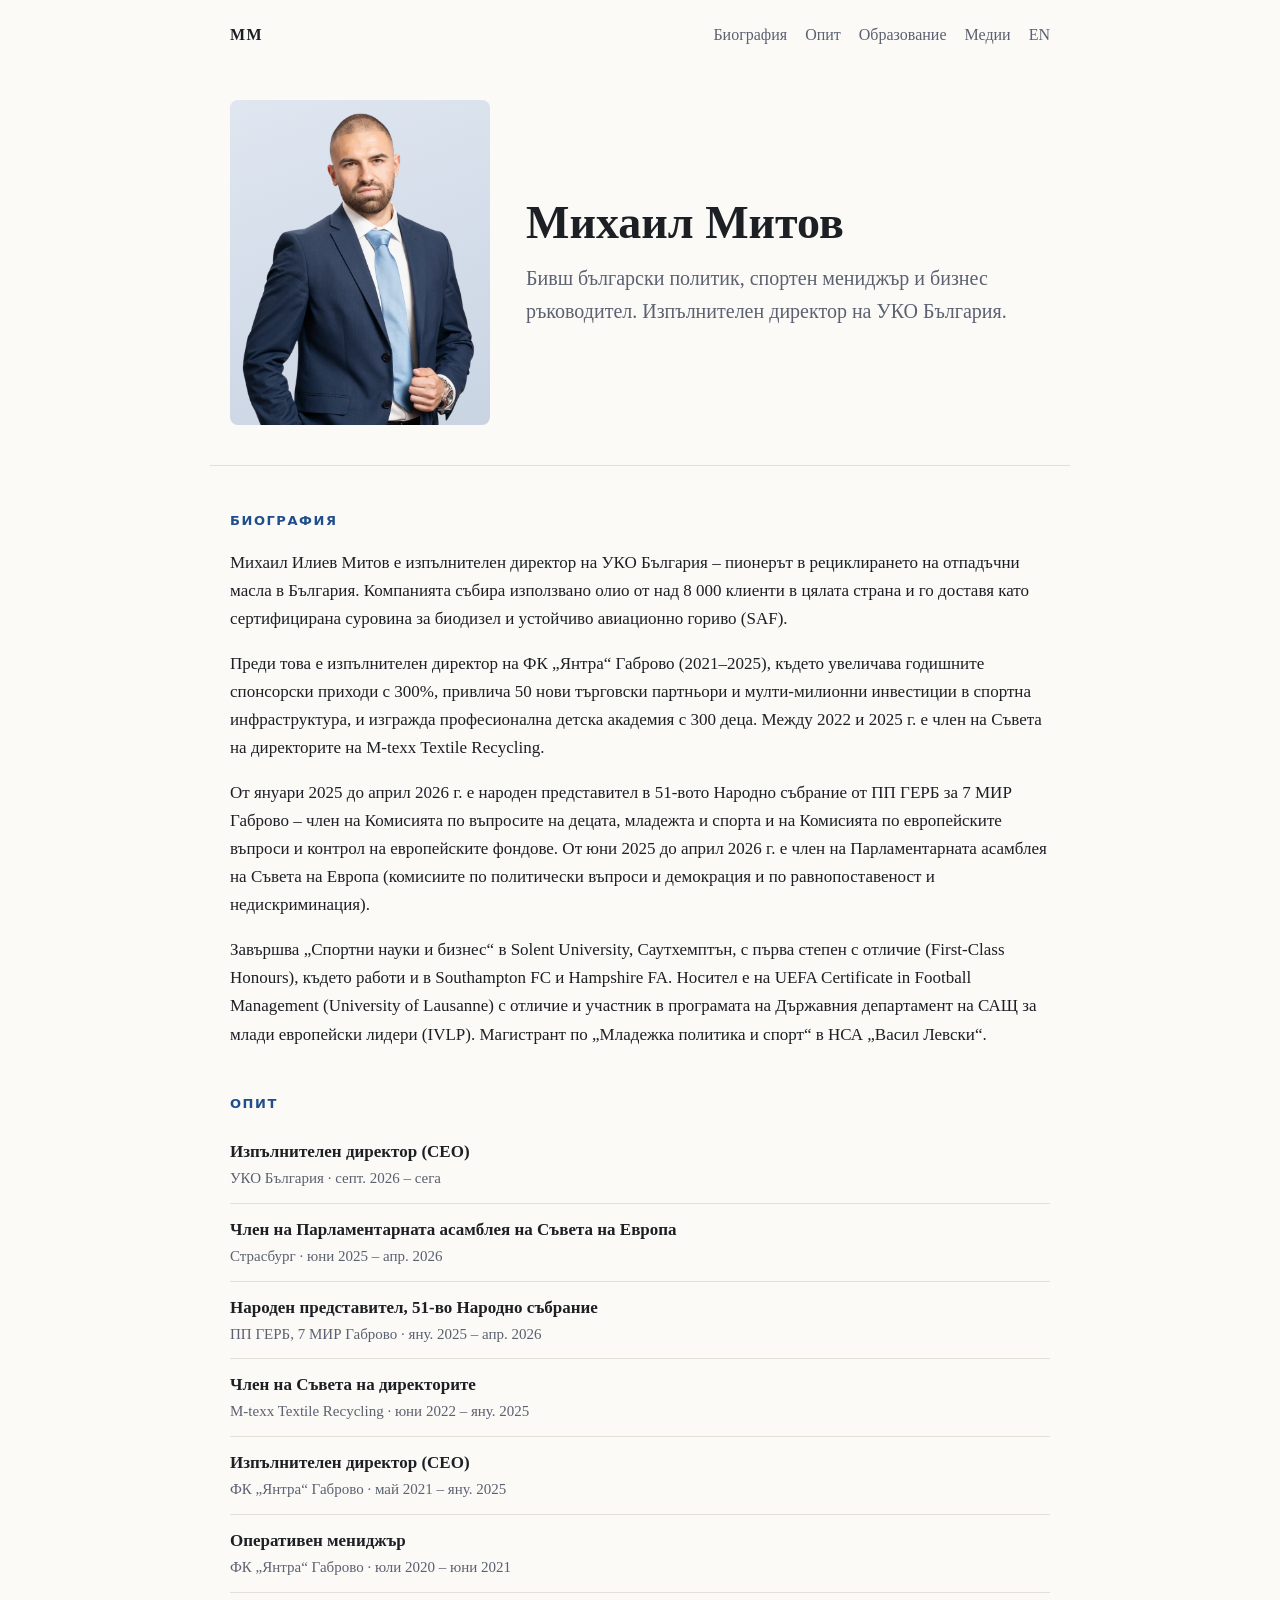
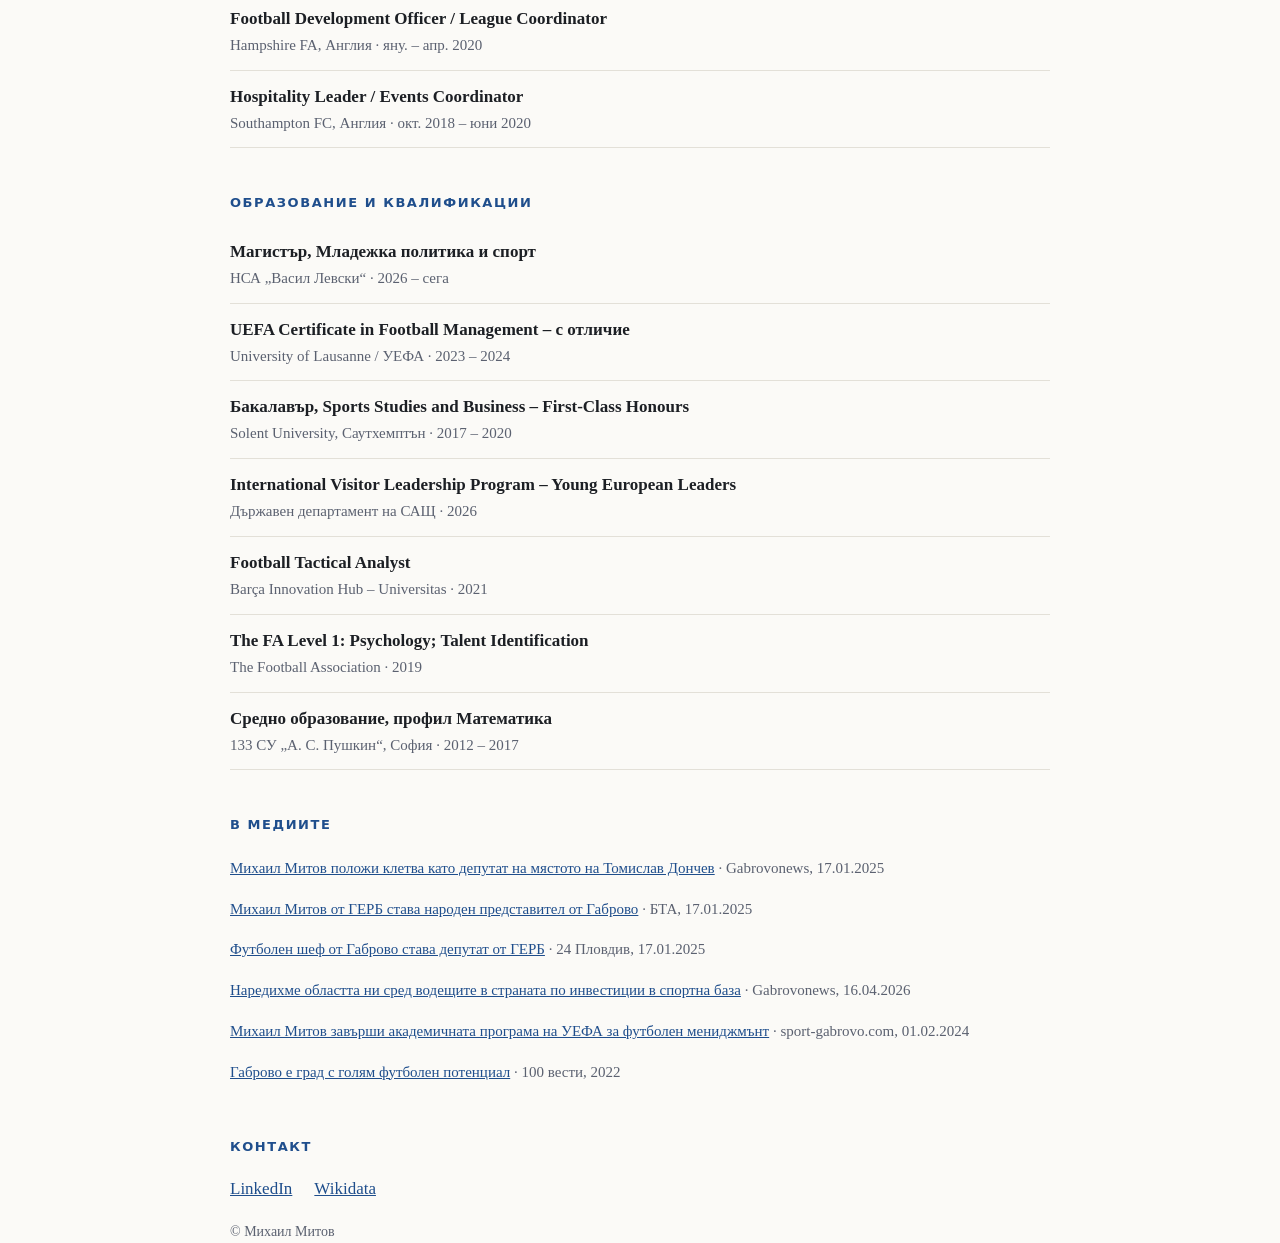
<file: index.html>
<!doctype html>
<html lang="bg">
<head>
<meta charset="utf-8">
<meta name="viewport" content="width=device-width, initial-scale=1">
<meta name="google-site-verification" content="TqFkczmR7O5MOPKGAMdMdrlTb6hN_6-Y9lif3HZ1L48" />
<title>Михаил Митов | Mihail Mitov</title>
<meta name="description" content="Михаил Илиев Митов – бивш български политик, спортен мениджър и бизнес ръководител; изпълнителен директор на УКО България, бивш народен представител в 51-вото Народно събрание и член на ПАСЕ, бивш изпълнителен директор на ФК „Янтра“ Габрово.">
<link rel="canonical" href="https://mihailmitovv-code.github.io/">
<link rel="alternate" hreflang="bg" href="https://mihailmitovv-code.github.io/">
<link rel="alternate" hreflang="en" href="https://mihailmitovv-code.github.io/en.html">
<meta property="og:type" content="profile">
<meta property="og:title" content="Михаил Митов">
<meta property="og:description" content="Бивш български политик, спортен мениджър и бизнес ръководител. Изпълнителен директор на УКО България.">
<meta property="og:image" content="https://mihailmitovv-code.github.io/mihail-mitov.jpg">
<meta property="og:url" content="https://mihailmitovv-code.github.io/">
<link rel="stylesheet" href="style.css">
<script type="application/ld+json">
{
  "@context": "https://schema.org",
  "@type": "ProfilePage",
  "url": "https://mihailmitovv-code.github.io/",
  "inLanguage": "bg",
  "mainEntity": {
    "@type": "Person",
    "@id": "https://mihailmitovv-code.github.io/#person",
    "name": "Михаил Митов",
    "alternateName": [
      "Михаил Илиев Митов",
      "Mihail Mitov",
      "Mihail Iliev Mitov"
    ],
    "givenName": "Михаил",
    "additionalName": "Илиев",
    "familyName": "Митов",
    "url": "https://mihailmitovv-code.github.io/",
    "image": [
      "https://mihailmitovv-code.github.io/mihail-mitov.jpg",
      "https://mihailmitovv-code.github.io/mihail-mitov-square.jpg"
    ],
    "description": "Бивш български политик, спортен мениджър и бизнес ръководител; изпълнителен директор на УКО България, бивш народен представител в 51-вото Народно събрание и член на Парламентарната асамблея на Съвета на Европа.",
    "nationality": {
      "@type": "Country",
      "name": "Bulgaria"
    },
    "homeLocation": {
      "@type": "Place",
      "name": "Габрово, България"
    },
    "jobTitle": "Изпълнителен директор (CEO)",
    "worksFor": {
      "@type": "Organization",
      "name": "УКО България",
      "alternateName": "UCO Bulgaria"
    },
    "memberOf": {
      "@type": "PoliticalParty",
      "name": "ГЕРБ"
    },
    "alumniOf": [
      {
        "@type": "CollegeOrUniversity",
        "name": "Solent University",
        "sameAs": "https://www.solent.ac.uk/"
      },
      {
        "@type": "CollegeOrUniversity",
        "name": "University of Lausanne",
        "sameAs": "https://www.unil.ch/"
      },
      {
        "@type": "CollegeOrUniversity",
        "name": "Национална спортна академия „Васил Левски“"
      },
      {
        "@type": "HighSchool",
        "name": "133 СУ „А. С. Пушкин“"
      }
    ],
    "hasCredential": [
      {
        "@type": "EducationalOccupationalCredential",
        "name": "UEFA Certificate in Football Management (Distinction)",
        "recognizedBy": {
          "@type": "Organization",
          "name": "UEFA"
        }
      },
      {
        "@type": "EducationalOccupationalCredential",
        "name": "International Visitor Leadership Program – Young European Leaders",
        "recognizedBy": {
          "@type": "Organization",
          "name": "U.S. Department of State"
        }
      }
    ],
    "knowsAbout": [
      "Кръгова икономика",
      "Биогорива",
      "Спортен мениджмънт",
      "Футбол",
      "Младежка политика",
      "Европейски въпроси"
    ],
    "sameAs": [
      "https://www.wikidata.org/wiki/Q131862445",
      "https://www.linkedin.com/in/mihailm/"
    ]
  }
}
</script>
</head>
<body>
<header class="wrap top">
  <span class="mark">MM</span>
  <nav><a href="#bio">Биография</a><a href="#exp">Опит</a><a href="#edu">Образование</a><a href="#press">Медии</a><a href="en.html">EN</a></nav>
</header>
<main>
<section class="wrap hero">
  <div class="photo"><img src="mihail-mitov.webp" alt="Михаил Митов" width="800" height="1000"></div>
  <div>
    <h1>Михаил Митов</h1>
    <p class="lead">Бивш български политик, спортен мениджър и бизнес ръководител. Изпълнителен директор на УКО България.</p>
  </div>
</section>
<section id="bio" class="wrap">
  <h2>Биография</h2>
  <p>Михаил Илиев Митов е изпълнителен директор на УКО България – пионерът в рециклирането на отпадъчни масла в България. Компанията събира използвано олио от над 8 000 клиенти в цялата страна и го доставя като сертифицирана суровина за биодизел и устойчиво авиационно гориво (SAF).</p>
  <p>Преди това е изпълнителен директор на ФК „Янтра“ Габрово (2021–2025), където увеличава годишните спонсорски приходи с 300%, привлича 50 нови търговски партньори и мулти-милионни инвестиции в спортна инфраструктура, и изгражда професионална детска академия с 300 деца. Между 2022 и 2025 г. е член на Съвета на директорите на M-texx Textile Recycling.</p>
  <p>От януари 2025 до април 2026 г. е народен представител в 51-вото Народно събрание от ПП ГЕРБ за 7 МИР Габрово – член на Комисията по въпросите на децата, младежта и спорта и на Комисията по европейските въпроси и контрол на европейските фондове. От юни 2025 до април 2026 г. е член на Парламентарната асамблея на Съвета на Европа (комисиите по политически въпроси и демокрация и по равнопоставеност и недискриминация).</p>
  <p>Завършва „Спортни науки и бизнес“ в Solent University, Саутхемптън, с първа степен с отличие (First-Class Honours), където работи и в Southampton FC и Hampshire FA. Носител е на UEFA Certificate in Football Management (University of Lausanne) с отличие и участник в програмата на Държавния департамент на САЩ за млади европейски лидери (IVLP). Магистрант по „Младежка политика и спорт“ в НСА „Васил Левски“.</p>
</section>
<section id="exp" class="wrap">
  <h2>Опит</h2>
  <ul class="roles">
    <li><b>Изпълнителен директор (CEO)</b><span>УКО България · септ. 2026 – сега</span></li>
    <li><b>Член на Парламентарната асамблея на Съвета на Европа</b><span>Страсбург · юни 2025 – апр. 2026</span></li>
    <li><b>Народен представител, 51-во Народно събрание</b><span>ПП ГЕРБ, 7 МИР Габрово · яну. 2025 – апр. 2026</span></li>
    <li><b>Член на Съвета на директорите</b><span>M-texx Textile Recycling · юни 2022 – яну. 2025</span></li>
    <li><b>Изпълнителен директор (CEO)</b><span>ФК „Янтра“ Габрово · май 2021 – яну. 2025</span></li>
    <li><b>Оперативен мениджър</b><span>ФК „Янтра“ Габрово · юли 2020 – юни 2021</span></li>
    <li><b>Football Development Officer / League Coordinator</b><span>Hampshire FA, Англия · яну. – апр. 2020</span></li>
    <li><b>Hospitality Leader / Events Coordinator</b><span>Southampton FC, Англия · окт. 2018 – юни 2020</span></li>
  </ul>
</section>
<section id="edu" class="wrap">
  <h2>Образование и квалификации</h2>
  <ul class="roles">
    <li><b>Магистър, Младежка политика и спорт</b><span>НСА „Васил Левски“ · 2026 – сега</span></li>
    <li><b>UEFA Certificate in Football Management – с отличие</b><span>University of Lausanne / УЕФА · 2023 – 2024</span></li>
    <li><b>Бакалавър, Sports Studies and Business – First-Class Honours</b><span>Solent University, Саутхемптън · 2017 – 2020</span></li>
    <li><b>International Visitor Leadership Program – Young European Leaders</b><span>Държавен департамент на САЩ · 2026</span></li>
    <li><b>Football Tactical Analyst</b><span>Barça Innovation Hub – Universitas · 2021</span></li>
    <li><b>The FA Level 1: Psychology; Talent Identification</b><span>The Football Association · 2019</span></li>
    <li><b>Средно образование, профил Математика</b><span>133 СУ „А. С. Пушкин“, София · 2012 – 2017</span></li>
  </ul>
</section>
<section id="press" class="wrap">
  <h2>В медиите</h2>
  <ul class="press">
    <li><a href="https://www.gabrovonews.bg/news/203158/">Михаил Митов положи клетва като депутат на мястото на Томислав Дончев</a> · Gabrovonews, 17.01.2025</li>
    <li><a href="https://www.bta.bg/bg/news/bulgaria/816753-mihail-mitov-ot-gerb-stava-naroden-predstavitel-ot-gabrovo-na-myastoto-na-tomisl">Михаил Митов от ГЕРБ става народен представител от Габрово</a> · БТА, 17.01.2025</li>
    <li><a href="https://www.24plovdiv.bg/novini/article/19731054">Футболен шеф от Габрово става депутат от ГЕРБ</a> · 24 Пловдив, 17.01.2025</li>
    <li><a href="https://www.gabrovonews.bg/news/207217/">Наредихме областта ни сред водещите в страната по инвестиции в спортна база</a> · Gabrovonews, 16.04.2026</li>
    <li><a href="https://www.sport-gabrovo.com/novini/2579-izpalnitelniyat-direktor-na-yantra-mihail-mitov-zavarshi-akademichnata-programa-na-uefa-za-futbolen-menidzhmant">Михаил Митов завърши академичната програма на УЕФА за футболен мениджмънт</a> · sport-gabrovo.com, 01.02.2024</li>
    <li><a href="https://www.stovesti.info/mihail-mitov-gabrovo-e-grad-s-golyam-futbolen-potentsial-a-nashata-kauza-e-da-go-opolzotvorim-11714.html">Габрово е град с голям футболен потенциал</a> · 100 вести, 2022</li>
  </ul>
</section>

<section id="contact" class="wrap">
  <h2>Контакт</h2>
  <p class="links"><a href="https://www.linkedin.com/in/mihailm/">LinkedIn</a><a href="https://www.wikidata.org/wiki/Q131862445">Wikidata</a></p>
</section>
</main>
<footer class="wrap">© Михаил Митов</footer>
</body>
</html>
</file>
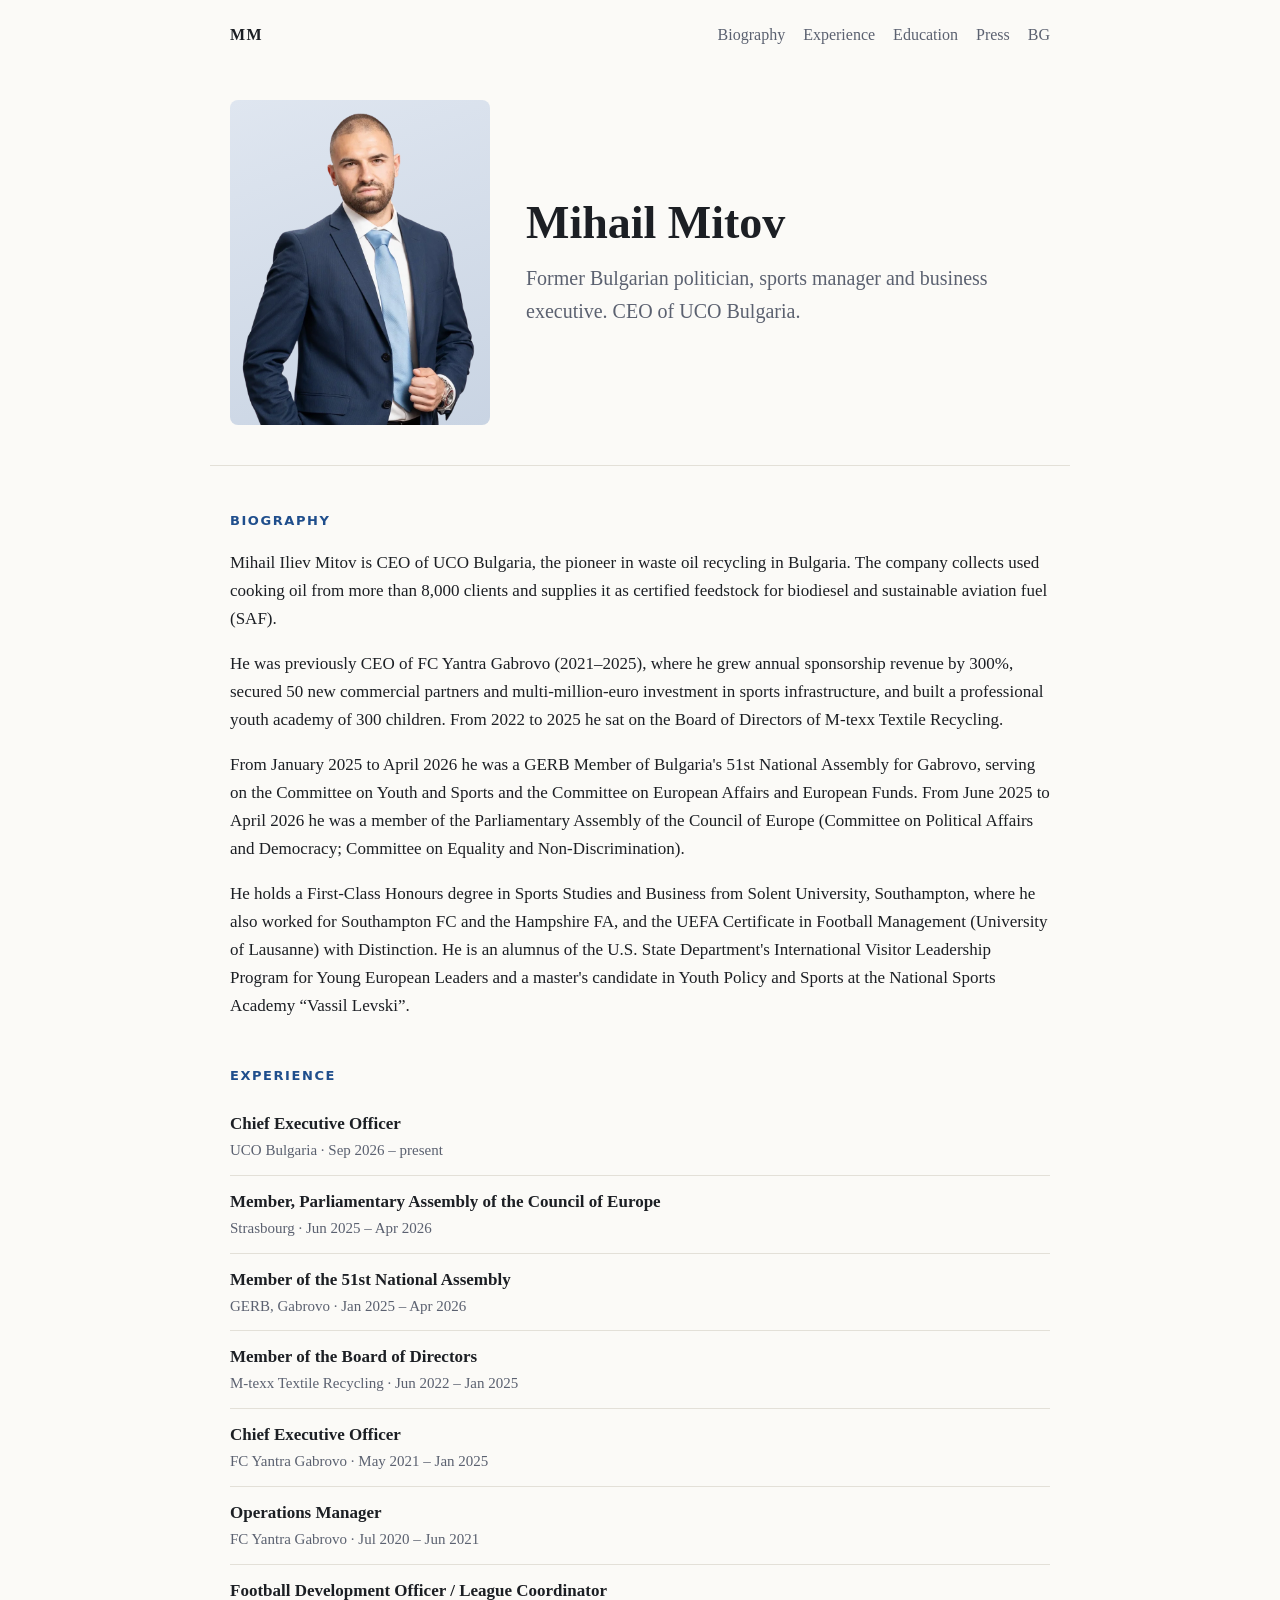
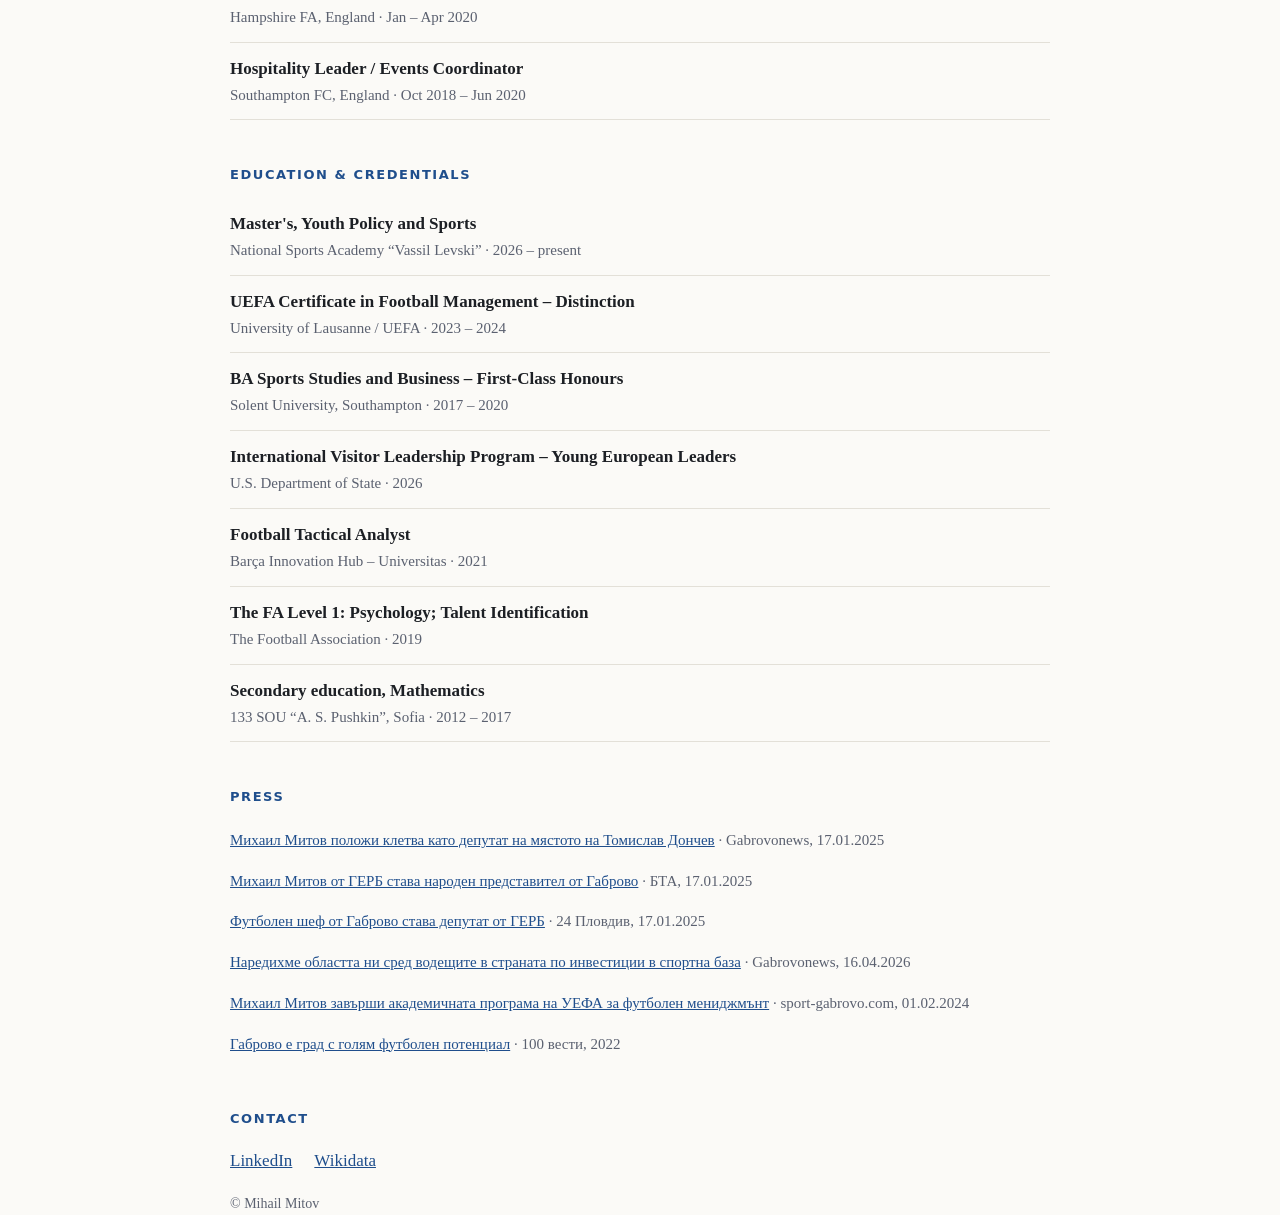
<file: en.html>
<!doctype html>
<html lang="en">
<head>
<meta charset="utf-8">
<meta name="viewport" content="width=device-width, initial-scale=1">
<meta name="google-site-verification" content="TqFkczmR7O5MOPKGAMdMdrlTb6hN_6-Y9lif3HZ1L48" />
<title>Mihail Mitov | Михаил Митов</title>
<meta name="description" content="Mihail Iliev Mitov is a former Bulgarian politician, sports manager and business executive, CEO of UCO Bulgaria, a former Member of Bulgaria's 51st National Assembly and of the Parliamentary Assembly of the Council of Europe, and former CEO of FC Yantra Gabrovo.">
<link rel="canonical" href="https://mihailmitovv-code.github.io/en.html">
<link rel="alternate" hreflang="bg" href="https://mihailmitovv-code.github.io/">
<link rel="alternate" hreflang="en" href="https://mihailmitovv-code.github.io/en.html">
<meta property="og:type" content="profile">
<meta property="og:title" content="Mihail Mitov">
<meta property="og:description" content="Former Bulgarian politician, sports manager and business executive. CEO of UCO Bulgaria.">
<meta property="og:image" content="https://mihailmitovv-code.github.io/mihail-mitov.jpg">
<meta property="og:url" content="https://mihailmitovv-code.github.io/en.html">
<link rel="stylesheet" href="style.css">
<script type="application/ld+json">
{
  "@context": "https://schema.org",
  "@type": "ProfilePage",
  "url": "https://mihailmitovv-code.github.io/en.html",
  "inLanguage": "en",
  "mainEntity": {
    "@id": "https://mihailmitovv-code.github.io/#person"
  }
}
</script>
</head>
<body>
<header class="wrap top">
  <span class="mark">MM</span>
  <nav><a href="#bio">Biography</a><a href="#exp">Experience</a><a href="#edu">Education</a><a href="#press">Press</a><a href="index.html">BG</a></nav>
</header>
<main>
<section class="wrap hero">
  <div class="photo"><img src="mihail-mitov.webp" alt="Mihail Mitov" width="800" height="1000"></div>
  <div>
    <h1>Mihail Mitov</h1>
    <p class="lead">Former Bulgarian politician, sports manager and business executive. CEO of UCO Bulgaria.</p>
  </div>
</section>
<section id="bio" class="wrap">
  <h2>Biography</h2>
  <p>Mihail Iliev Mitov is CEO of UCO Bulgaria, the pioneer in waste oil recycling in Bulgaria. The company collects used cooking oil from more than 8,000 clients and supplies it as certified feedstock for biodiesel and sustainable aviation fuel (SAF).</p>
  <p>He was previously CEO of FC Yantra Gabrovo (2021–2025), where he grew annual sponsorship revenue by 300%, secured 50 new commercial partners and multi-million-euro investment in sports infrastructure, and built a professional youth academy of 300 children. From 2022 to 2025 he sat on the Board of Directors of M-texx Textile Recycling.</p>
  <p>From January 2025 to April 2026 he was a GERB Member of Bulgaria's 51st National Assembly for Gabrovo, serving on the Committee on Youth and Sports and the Committee on European Affairs and European Funds. From June 2025 to April 2026 he was a member of the Parliamentary Assembly of the Council of Europe (Committee on Political Affairs and Democracy; Committee on Equality and Non-Discrimination).</p>
  <p>He holds a First-Class Honours degree in Sports Studies and Business from Solent University, Southampton, where he also worked for Southampton FC and the Hampshire FA, and the UEFA Certificate in Football Management (University of Lausanne) with Distinction. He is an alumnus of the U.S. State Department's International Visitor Leadership Program for Young European Leaders and a master's candidate in Youth Policy and Sports at the National Sports Academy “Vassil Levski”.</p>
</section>
<section id="exp" class="wrap">
  <h2>Experience</h2>
  <ul class="roles">
    <li><b>Chief Executive Officer</b><span>UCO Bulgaria · Sep 2026 – present</span></li>
    <li><b>Member, Parliamentary Assembly of the Council of Europe</b><span>Strasbourg · Jun 2025 – Apr 2026</span></li>
    <li><b>Member of the 51st National Assembly</b><span>GERB, Gabrovo · Jan 2025 – Apr 2026</span></li>
    <li><b>Member of the Board of Directors</b><span>M-texx Textile Recycling · Jun 2022 – Jan 2025</span></li>
    <li><b>Chief Executive Officer</b><span>FC Yantra Gabrovo · May 2021 – Jan 2025</span></li>
    <li><b>Operations Manager</b><span>FC Yantra Gabrovo · Jul 2020 – Jun 2021</span></li>
    <li><b>Football Development Officer / League Coordinator</b><span>Hampshire FA, England · Jan – Apr 2020</span></li>
    <li><b>Hospitality Leader / Events Coordinator</b><span>Southampton FC, England · Oct 2018 – Jun 2020</span></li>
  </ul>
</section>
<section id="edu" class="wrap">
  <h2>Education & credentials</h2>
  <ul class="roles">
    <li><b>Master's, Youth Policy and Sports</b><span>National Sports Academy “Vassil Levski” · 2026 – present</span></li>
    <li><b>UEFA Certificate in Football Management – Distinction</b><span>University of Lausanne / UEFA · 2023 – 2024</span></li>
    <li><b>BA Sports Studies and Business – First-Class Honours</b><span>Solent University, Southampton · 2017 – 2020</span></li>
    <li><b>International Visitor Leadership Program – Young European Leaders</b><span>U.S. Department of State · 2026</span></li>
    <li><b>Football Tactical Analyst</b><span>Barça Innovation Hub – Universitas · 2021</span></li>
    <li><b>The FA Level 1: Psychology; Talent Identification</b><span>The Football Association · 2019</span></li>
    <li><b>Secondary education, Mathematics</b><span>133 SOU “A. S. Pushkin”, Sofia · 2012 – 2017</span></li>
  </ul>
</section>
<section id="press" class="wrap">
  <h2>Press</h2>
  <ul class="press">
    <li><a href="https://www.gabrovonews.bg/news/203158/">Михаил Митов положи клетва като депутат на мястото на Томислав Дончев</a> · Gabrovonews, 17.01.2025</li>
    <li><a href="https://www.bta.bg/bg/news/bulgaria/816753-mihail-mitov-ot-gerb-stava-naroden-predstavitel-ot-gabrovo-na-myastoto-na-tomisl">Михаил Митов от ГЕРБ става народен представител от Габрово</a> · БТА, 17.01.2025</li>
    <li><a href="https://www.24plovdiv.bg/novini/article/19731054">Футболен шеф от Габрово става депутат от ГЕРБ</a> · 24 Пловдив, 17.01.2025</li>
    <li><a href="https://www.gabrovonews.bg/news/207217/">Наредихме областта ни сред водещите в страната по инвестиции в спортна база</a> · Gabrovonews, 16.04.2026</li>
    <li><a href="https://www.sport-gabrovo.com/novini/2579-izpalnitelniyat-direktor-na-yantra-mihail-mitov-zavarshi-akademichnata-programa-na-uefa-za-futbolen-menidzhmant">Михаил Митов завърши академичната програма на УЕФА за футболен мениджмънт</a> · sport-gabrovo.com, 01.02.2024</li>
    <li><a href="https://www.stovesti.info/mihail-mitov-gabrovo-e-grad-s-golyam-futbolen-potentsial-a-nashata-kauza-e-da-go-opolzotvorim-11714.html">Габрово е град с голям футболен потенциал</a> · 100 вести, 2022</li>
  </ul>
</section>

<section id="contact" class="wrap">
  <h2>Contact</h2>
  <p class="links"><a href="https://www.linkedin.com/in/mihailm/">LinkedIn</a><a href="https://www.wikidata.org/wiki/Q131862445">Wikidata</a></p>
</section>
</main>
<footer class="wrap">© Mihail Mitov</footer>
</body>
</html>
</file>
<file: style.css>
:root{--bg:#fbfaf7;--fg:#1c1f24;--muted:#5b6170;--accent:#1f4e8c;--line:#e3e0d8}
@media (prefers-color-scheme:dark){:root{--bg:#14161a;--fg:#ecebe6;--muted:#a3a8b3;--accent:#8db4ea;--line:#2b2f36}}
*{box-sizing:border-box}
body{margin:0;font-feature-settings:"locl" 0;background:var(--bg);color:var(--fg);font:17px/1.65 Georgia,"Times New Roman",serif}
.wrap{max-width:860px;margin:0 auto;padding:0 20px}
.top{display:flex;justify-content:space-between;align-items:center;padding-top:22px;padding-bottom:22px;font-family:Georgia,"Times New Roman",serif;font-size:16px}
.mark{font-weight:700;letter-spacing:.08em}
nav a{color:var(--muted);text-decoration:none;margin-left:18px}
nav a:hover{color:var(--accent)}
.hero{display:grid;grid-template-columns:260px 1fr;gap:36px;align-items:center;padding-top:30px;padding-bottom:40px;border-bottom:1px solid var(--line)}
.photo{width:260px;aspect-ratio:4/5;overflow:hidden;border-radius:8px;background:linear-gradient(160deg,#dfe6f0,#c9d4e3)}
.photo img{width:100%;height:auto;display:block}
h1{font-size:46px;line-height:1.1;margin:0 0 14px;font-weight:600}
.lead{font-size:20px;color:var(--muted);margin:0}
h2{font-family:system-ui,sans-serif;font-size:13px;text-transform:uppercase;letter-spacing:.12em;color:var(--accent);margin:44px 0 12px}
.roles,.press{list-style:none;padding:0;margin:0}
.roles li{display:flex;flex-direction:column;padding:12px 0;border-bottom:1px solid var(--line)}
.roles span{color:var(--muted);font-size:15px}
.press li{padding:8px 0;color:var(--muted);font-size:15px}
a{color:var(--accent)}
.links a{margin-right:22px}
footer{padding-top:50px;padding-bottom:40px;color:var(--muted);font-size:14px;font-family:Georgia,serif}
@media (max-width:640px){.hero{grid-template-columns:1fr}.photo{width:200px}h1{font-size:36px}nav a{margin-left:10px}}
</file>
